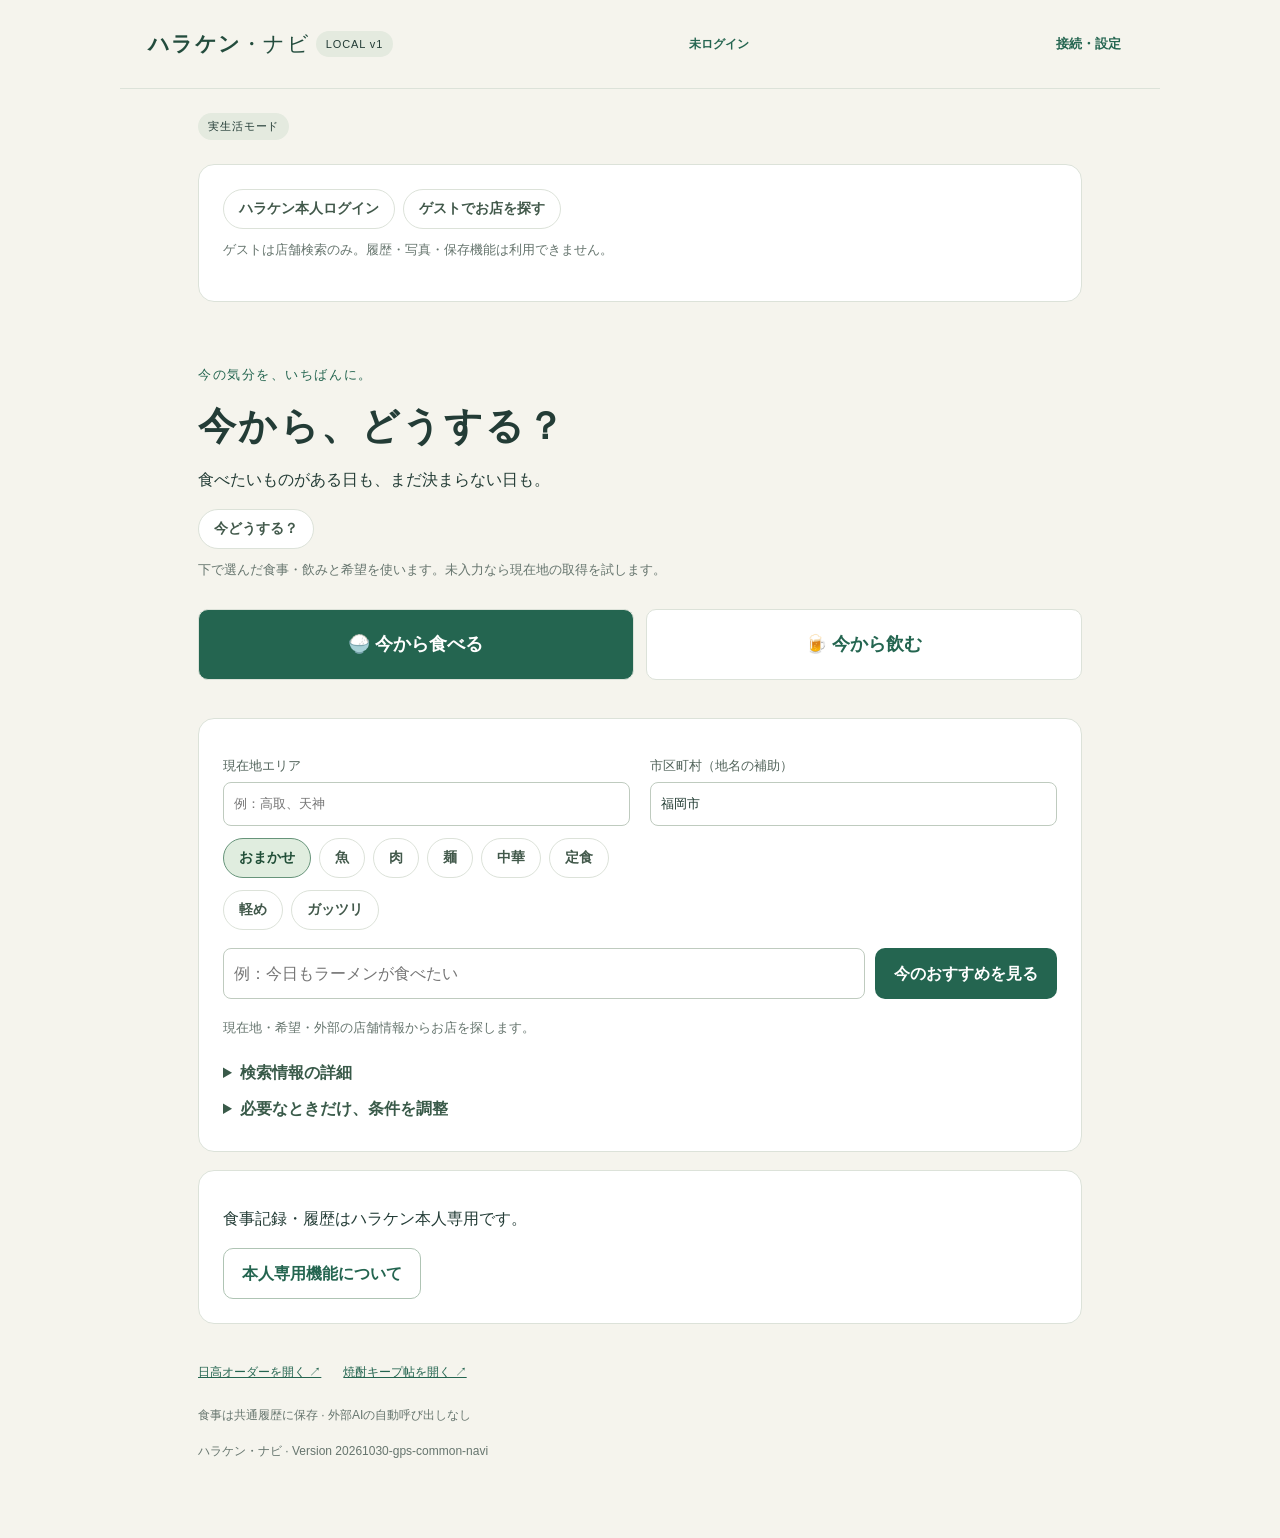
<file: index.html>
<!doctype html>
<html lang="ja" translate="no" class="notranslate"><head><meta charset="utf-8"><meta name="google" content="notranslate"><meta name="viewport" content="width=device-width, initial-scale=1"><link rel="manifest" href="./manifest.webmanifest?v=pwa-id-2" crossorigin="use-credentials"><meta name="theme-color" content="#276451"><title>ハラケン・ナビ</title><link rel="stylesheet" href="style.css?v=20261025-camera-gps"></head>
<body><header><a class="brand" href="#">ハラケン<span>・ナビ</span></a><span class="badge">LOCAL v1</span><button id="auth-badge" class="quiet" aria-label="ログイン状態">未ログイン</button><button id="settings-toggle" class="quiet">接続・設定</button></header>
<main><span id="test-banner" class="badge">実生活モード</span><div id="notice" role="status" aria-live="polite"></div>
<section id="settings" hidden><h2>接続・設定</h2><div id="clock" class="muted"></div><span id="location-status"></span><button id="locate" class="quiet" hidden>現在地を再取得</button><p>OTPログインはハラケン本人専用です。本人としてログインすると、既存アプリの履歴を参照できます。食事は共通履歴へ保存します。以前の端末記録も残ります。</p>
<form id="login-form"><label>メールアドレス<input id="email" type="email" autocomplete="username" required></label><button id="otp-send" type="submit">認証コードを送信</button></form><form id="otp-form" hidden><label>認証コード<input id="otp-code" type="text" inputmode="numeric" autocomplete="one-time-code" pattern="[0-9]{6,10}" maxlength="10" required></label><button id="otp-verify" type="submit">コードでログイン</button><button id="otp-resend" type="button" class="secondary">コードを再送</button><button id="otp-change" type="button" class="quiet">メールアドレスを変更</button></form><p class="muted">既存アプリと同じメールアドレスに認証コードを送ります。届いたコードを入力してください。ログイン状態はこのブラウザーに保持します。</p><p id="auth-message" role="status"></p><p id="auth-state">未ログイン</p><button id="refresh" class="secondary">履歴を再取得</button> <button id="logout" class="quiet">ログアウト</button><div id="connections"></div>
<label class="check"><input type="checkbox" id="test-mode">テストモード（実際の学習から除外）</label><p class="muted">テストモードでも指定エリアの店舗を探索します。記録は実際の学習から除外します。</p><button id="export" class="secondary">この端末の記録を書き出す</button>
</section>
<section id="entry-choice" aria-label="利用方法"><div class="chips"><button id="entry-login">ハラケン本人ログイン</button><button id="entry-guest" class="secondary">ゲストでお店を探す</button></div><p class="muted">ゲストは店舗検索のみ。履歴・写真・保存機能は利用できません。</p></section><section class="intro"><p class="eyebrow">今の気分を、いちばんに。</p><h1>今から、どうする？</h1><p>食べたいものがある日も、まだ決まらない日も。</p><div class="chips"><button id="now">今どうする？</button></div><p id="now-status" role="status" class="muted">下で選んだ食事・飲みと希望を使います。未入力なら現在地の取得を試します。</p><div class="modes"><button id="mode-eat" class="mode active" aria-pressed="true">🍚 今から食べる</button><button id="mode-drink" class="mode" aria-pressed="false">🍺 今から飲む</button></div></section>
<section class="controls"><div class="grid"><label>現在地エリア<input id="area" placeholder="例：高取、天神" maxlength="80"></label><label>市区町村（地名の補助）<input id="region" value="福岡市" maxlength="80"></label></div><div id="categories" class="chips" aria-label="食べたいもの"></div><div id="portions" class="chips" aria-label="食事量" style="margin-top:12px"></div><label for="desire" class="sr">具体的な気分</label><div class="desire-row"><input id="desire" placeholder="例：今日もラーメンが食べたい" maxlength="160"><button id="recommend">今のおすすめを見る</button></div>
<p id="search-explanation" class="muted">現在地・希望・外部の店舗情報からお店を探します。</p><div id="place-choice" hidden></div><details id="search-details"><summary>検索情報の詳細</summary><p id="discovery-status" role="status"></p><p class="muted">周辺店舗：<a href="https://www.openstreetmap.org/copyright" target="_blank" rel="noopener noreferrer">© OpenStreetMap contributors（ODbL）</a> · Powered by <a href="http://webservice.recruit.co.jp/" target="_blank" rel="noopener noreferrer">ホットペッパーグルメ Webサービス</a> · 地名検索：Nominatim。所在地だけを検索先に送信します。登録情報のない店舗・料理もあります。</p></details><details id="conditions"><summary>必要なときだけ、条件を調整</summary><div class="grid">
<label>予算（円）<input id="budget" type="number" min="0" step="100" placeholder="指定なし"></label><label>使える時間（分）<input id="minutes" type="number" min="1" placeholder="指定なし"></label><label>移動<select id="transport"><option value="walk">徒歩</option><option value="car">車・交通機関</option></select></label>
<label>今日の状況<select id="occasion"><option value="normal">いつも通り</option><option value="work">仕事・予定の前</option><option value="holiday">休日・余裕あり</option></select></label><label>天気<select id="weather"><option value="unknown">未確認</option><option value="fine">晴れ・移動しやすい</option><option value="bad">雨・移動しづらい</option></select></label><label>人数<input id="companions" type="number" min="1" max="20" value="1"></label><label>帰宅・戻る時刻<input id="returnBy" type="time"></label>
</div><div id="drink-conditions" hidden class="grid"><label>一人でも外出したい度<select id="soloWish"><option value="1">低い</option><option value="3" selected>普通</option><option value="5">高い</option></select></label><label>誰かとなら外出したい度<select id="socialWish"><option value="1">低い</option><option value="3" selected>普通</option><option value="5">高い</option></select></label><label>何軒目？<select id="round"><option value="1">一軒目</option><option value="2">二軒目</option></select></label><label>翌日の予定<input id="tomorrow" placeholder="例：朝から仕事" maxlength="100"></label></div><p class="muted">変更後は入力済みの条件を保ったまま、候補を再計算します。</p></details></section>
<section id="selected-panel" hidden aria-live="polite"><h2 id="selected-title">この店に決めました</h2><p id="selected-name"></p><p id="selected-detail" class="muted"></p><div class="chips"><a id="selected-hidaka-order" hidden target="_blank" rel="noopener noreferrer">今日の注文を見る</a><button id="selected-go">このまま行く・食後に記録</button><button id="selected-full" class="secondary">満席だった</button><button id="selected-closed" class="secondary">休みだった</button><button id="selected-change" class="secondary">気が変わった</button><button id="selected-other" class="secondary">別の店へ行った</button></div></section><section id="results" hidden aria-live="polite"><div class="section-title"><h2>今なら、この選択</h2><span id="mode-label" class="badge"></span></div><p id="recalculation-status" role="status"></p><p id="result-note" class="muted"></p><details id="other-candidates" open><summary>他の候補を見る</summary><div id="candidate-list"></div><div id="fallback"></div><details id="action-options" hidden><summary>別の食べ方・今は決めない</summary><div id="action-list"></div></details></details><div id="queue-panel" hidden><p id="queue-store"></p><label>待ち組数（任意）<input id="queue-count" type="number" min="0" max="999" step="1"></label><button id="queue-save">満席・行列を記録</button><button id="queue-cancel" class="quiet">キャンセル</button></div><div id="directions" class="chips" aria-label="おすすめを調整"></div><div class="result-actions"><button id="reject" class="secondary">どれもピンと来ない</button><button id="consult" class="quiet">ChatGPTで相談</button></div><div id="reconsider" hidden><p>少し条件を変える？ まだ決めなくても大丈夫。</p><div id="alternatives" class="chips"></div></div><div id="consultation" hidden><label>相談用メモ（必要な部分だけコピー）<textarea id="consult-text" rows="7" readonly></textarea></label><a href="https://chatgpt.com/" target="_blank" rel="noopener noreferrer">ChatGPTを開く ↗</a></div></section>
<section><details><summary>食事を記録・履歴</summary><p class="muted" id="selection-status">推薦以外のお店・行動も記録できます。</p><form id="record-form"><div class="grid"><label>実際に行った店・行動<input id="actual-store" required maxlength="120" placeholder="お店、家でまったり、など"></label><label>料理・内容<input id="actual-dish" required maxlength="160"></label><label>金額（円）<input id="actual-amount" type="number" min="0" step="1" required></label><label>記録の種類<select id="actual-kind"><option value="store">お店・自宅の食事</option><option value="action">食事以外の行動（端末のみ）</option></select></label><label>満足度<select id="actual-rating" required><option value="">選ぶ</option><option value="1">1 いまひとつ</option><option value="2">2 少し残念</option><option value="3">3 ふつう</option><option value="4">4 よかった</option><option value="5">5 とてもよかった</option></select></label></div><label>店舗を変更した理由（任意）<select id="change-reason-type"><option value="">選択しない</option></select></label><label>変更理由・感想（任意）<input id="change-reason" maxlength="300" placeholder="例：満席だったので、魚が食べられる別の店へ"></label><button type="submit">この端末に記録する</button></form><div id="record-list"></div></details></section>
<section><details><summary>候補のお店を追加・情報を補う</summary><p class="muted">知らない地域では、お店を追加して比較できます。確認できていない項目は空欄のままにします。</p><form id="candidate-form"><div class="grid"><label>店名<input id="new-name" required maxlength="120"></label><label>料理<input id="new-dish" required maxlength="160"></label><label>対象<select id="new-mode"><option value="eat">食事</option><option value="drink">飲み</option><option value="both">両方</option></select></label><label>ジャンル・特徴<input id="new-tags" placeholder="魚 寿司 定食" maxlength="120"></label><label>予算の目安（円）<input id="new-price" type="number" min="0" step="1"></label><label>片道の所要時間（分）<input id="new-travel" type="number" min="0" step="1"></label><label>エリア<input id="new-area" maxlength="80"></label><label>公式サイト・情報源URL<input id="new-url" type="url" placeholder="https://..."></label><label>営業時間メモ<input id="new-hours" maxlength="200"></label><label>当日の営業確認<select id="new-status"><option value="unknown">未確認</option><option value="open">本日の営業を確認</option><option value="closed">本日の休業を確認</option></select></label><label>基本定休日<select id="new-closed"><option value="">不明</option><option value="none">定休なしと確認</option><option value="0">日曜</option><option value="1">月曜</option><option value="2">火曜</option><option value="3">水曜</option><option value="4">木曜</option><option value="5">金曜</option><option value="6">土曜</option></select></label></div><button type="submit">候補を保存</button></form></details></section>
<section id="member-prompt"><p>食事記録・履歴はハラケン本人専用です。</p><button id="member-login" class="secondary">本人専用機能について</button></section><section id="history-context"><details><summary>判断に使う履歴</summary><p>記録の空白は「食べていない」「栄養不足」を意味しません。</p><div id="food-context">ログインすると、直近3食・7食と嗜好情報を参照できます。</div></details></section>
<footer><a id="hidaka-link" target="_blank" rel="noopener noreferrer">日高オーダーを開く ↗</a><a id="shochu-link" target="_blank" rel="noopener noreferrer">焼酎キープ帖を開く ↗</a><p>食事は共通履歴に保存 · 外部AIの自動呼び出しなし</p><p class="navi-release-version">ハラケン・ナビ · Version 20261030-gps-common-navi</p></footer></main><script type="module" src="main.js?v=20261030-gps-common-navi"></script></body></html>
</file>
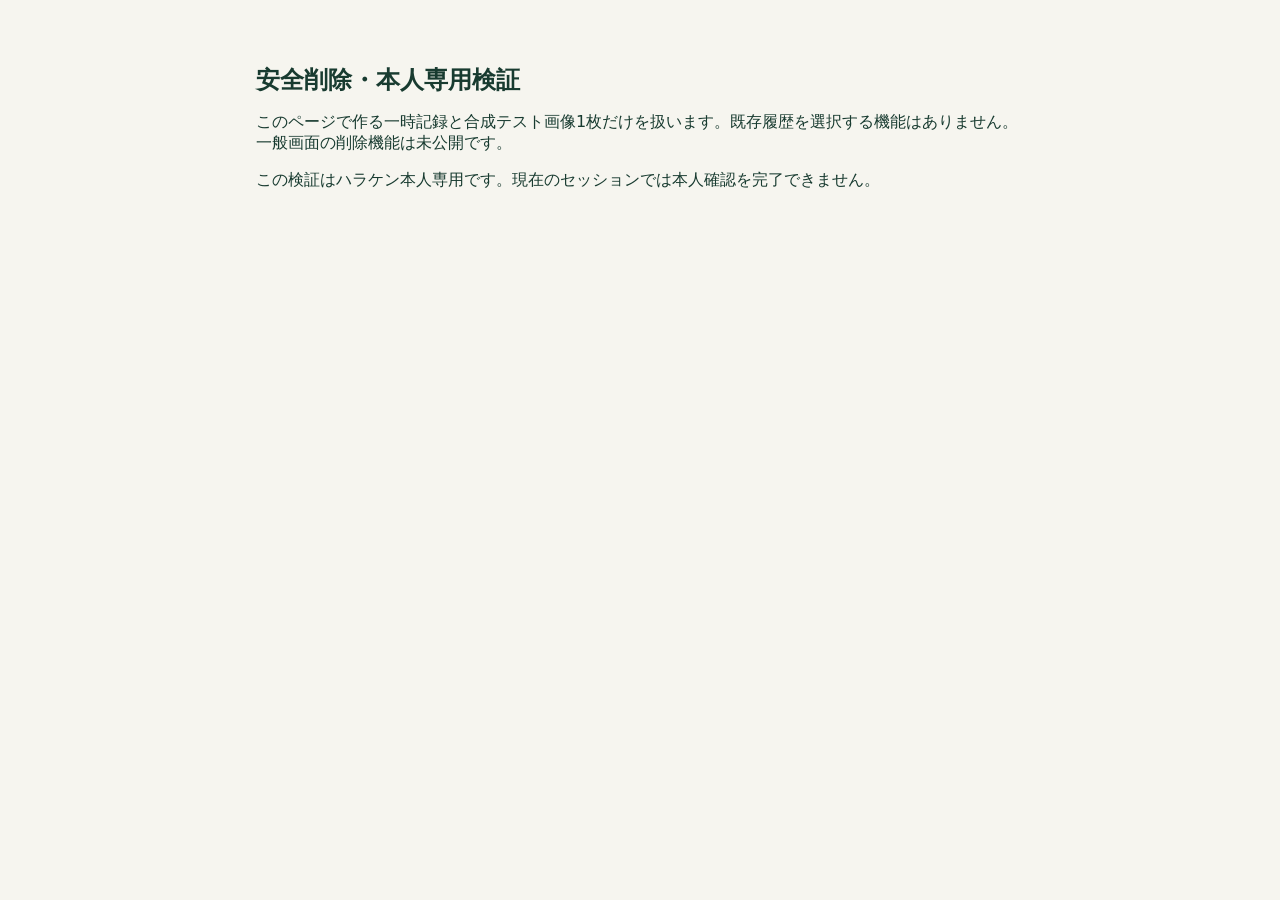
<file: internal-delete-test/index.html>
<!doctype html><html lang="ja"><head><meta charset="utf-8"><meta name="viewport" content="width=device-width,initial-scale=1"><meta name="robots" content="noindex,nofollow"><meta name="referrer" content="no-referrer"><meta http-equiv="Content-Security-Policy" content="default-src 'none'; script-src 'self'; style-src 'self'; connect-src 'self' https://vflxbadvyilfjoypnhtx.supabase.co; img-src 'self' data:; base-uri 'none'; form-action 'none'; object-src 'none'"><title>安全削除・本人専用検証</title><link rel="stylesheet" href="./test.css"></head><body><main><h1>安全削除・本人専用検証</h1><p>このページで作る一時記録と合成テスト画像1枚だけを扱います。既存履歴を選択する機能はありません。一般画面の削除機能は未公開です。</p><p id="auth" role="status">本人セッションを確認中…</p><section id="controls" hidden><p>同じブラウザのログイン状態を使用します。テスト記録は学習対象外です。途中で閉じても同じページから対象を再確認できます。</p><button id="create" disabled>一時記録＋テスト画像を作成</button><button id="inspect" disabled>対象と整合性を再確認</button><button id="remove" disabled>この一時記録だけ削除／再試行</button><h2>検証対象</h2><pre id="target">未作成</pre><h2>確認結果</h2><pre id="result" role="status"></pre><p>ジョブ完了は専用Edgeの対象IDに対する応答で確認します。他データ比較は本人の食事・写真DB行および原画Storage一覧の照合であり、他ユーザーの内容は取得しません。</p></section></main><script type="module" src="./page.js"></script></body></html>
</file>
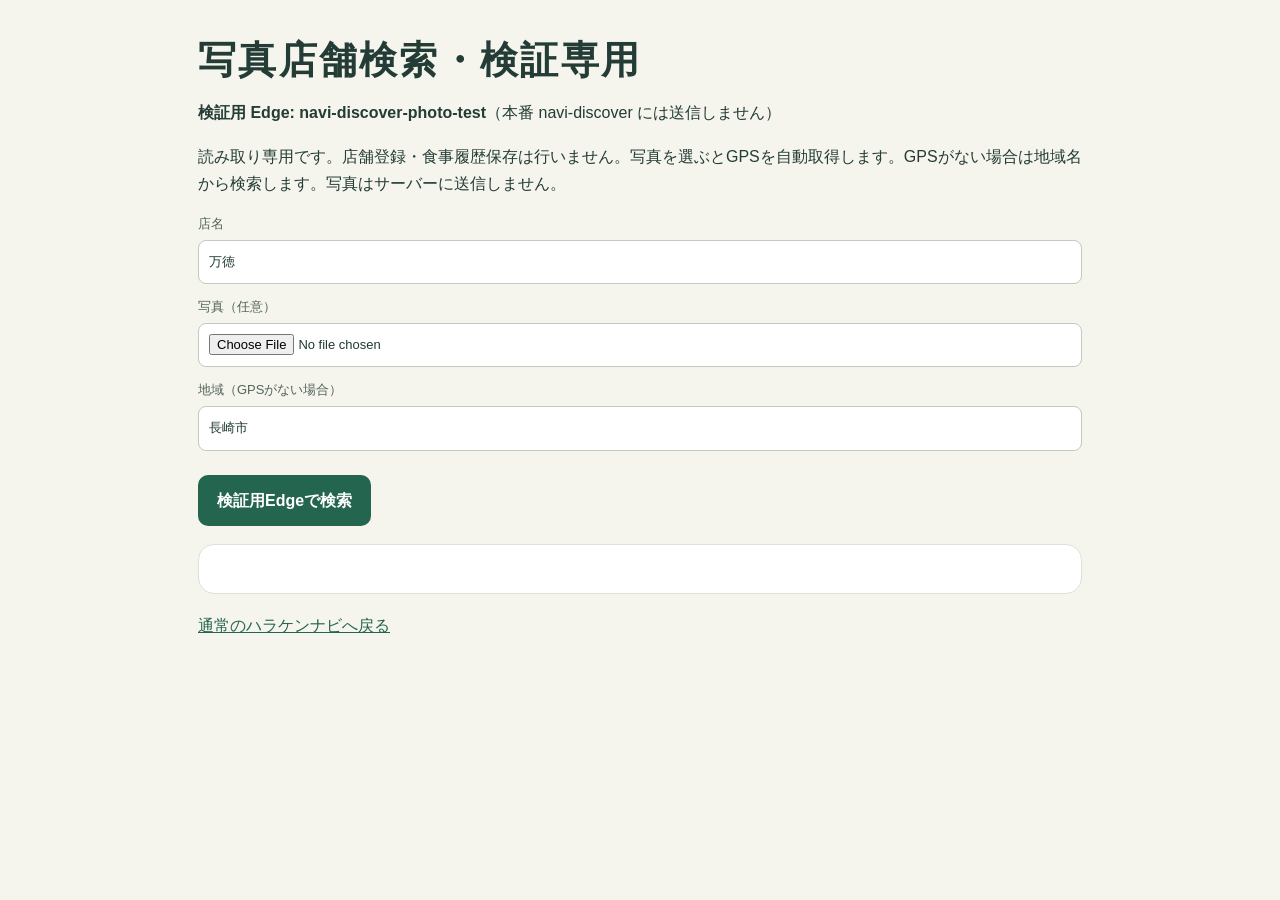
<file: photo-store-test.html>
<!doctype html>
<html lang="ja"><head><meta charset="utf-8"><meta name="viewport" content="width=device-width,initial-scale=1"><title>写真店舗検索・検証専用</title><link rel="stylesheet" href="./style.css"><meta name="robots" content="noindex,nofollow"></head>
<body><main><h1>写真店舗検索・検証専用</h1><p><strong>検証用 Edge: navi-discover-photo-test</strong>（本番 navi-discover には送信しません）</p><p>読み取り専用です。店舗登録・食事履歴保存は行いません。写真を選ぶとGPSを自動取得します。GPSがない場合は地域名から検索します。写真はサーバーに送信しません。</p>
<form id="test-search"><label>店名<input name="name" value="万徳" maxlength="60" required></label><label>写真（任意）<input name="photo" type="file" accept="image/jpeg,image/png,image/webp"></label><label>地域（GPSがない場合）<input name="region" value="長崎市" maxlength="80" required></label><button type="submit">検証用Edgeで検索</button></form>
<p id="status" role="status"></p><section id="diagnostic" aria-live="polite"></section><pre id="results" style="white-space:pre-wrap;overflow-wrap:anywhere"></pre><p><a href="./index.html">通常のハラケンナビへ戻る</a></p></main><script type="module">
const PROJECT='https://vflxbadvyilfjoypnhtx.supabase.co';
const SESSION_KEY='haraken-navi-supabase-session-v1';
async function loadPublicConfig(){const r=await fetch('./public-config.json',{cache:'no-store'});if(!r.ok)throw Error('公開設定を読み込めません');const c=await r.json();if(c.url!==PROJECT)throw Error('接続先不一致');return c;}
async function fresh(){const s=JSON.parse(localStorage.getItem(SESSION_KEY)||'null');if(!s?.access_token||!s?.user?.id)throw Error('通常画面で本人ログインしてください');if(s.expires_at<=Date.now()/1000+60)throw Error('通常画面でログインを更新してください');return s;}
async function verifyNaviOwner(session){const r=await fetch(PROJECT+'/functions/v1/navi-discover?mode=owner-check',{headers:{Authorization:'Bearer '+session.access_token},cache:'no-store'});if(!r.ok)throw Error('本人確認に失敗しました');const data=await r.json();if(data.ok!==true||data.authenticated!==true)throw Error('本人確認に失敗しました');}
import {inspectGps} from './importer/gps-diagnostics.js';
const form=document.querySelector('#test-search'),status=document.querySelector('#status'),output=document.querySelector('#results'),diagnostic=document.querySelector('#diagnostic');
const normalize=s=>String(s||'').normalize('NFKC').toLowerCase().replace(/[\\p{P}\\p{S}\\s]/gu,'');
function distanceMeters(a,b){const rad=x=>x*Math.PI/180,dlat=rad(b.latitude-a.latitude),dlng=rad(b.longitude-a.longitude),h=Math.sin(dlat/2)**2+Math.cos(rad(a.latitude))*Math.cos(rad(b.latitude))*Math.sin(dlng/2)**2;return 12742000*Math.asin(Math.sqrt(h));}
form.addEventListener('submit',async event=>{
 event.preventDefault();output.textContent='';diagnostic.textContent='';status.textContent='検証用Edgeへ問い合わせ中…';
 const data=new FormData(form),hint=String(data.get('name')||'').trim(),region=String(data.get('region')||'').trim(),photo=data.get('photo');
 if(!hint||!region){status.textContent='店名と地域を確認してください。';return;}
 const button=form.querySelector('button');button.disabled=true;
 try{
  let point=null,locationSource='地域の中心（概算）';
  if(photo instanceof File&&photo.size){const inspected=await inspectGps(photo);point=inspected.gps;if(point)locationSource='写真GPS';}
  if(!point){const geo=new URL('https://nominatim.openstreetmap.org/search');geo.searchParams.set('q',region+', 日本');geo.searchParams.set('format','json');geo.searchParams.set('limit','1');const gr=await fetch(geo,{headers:{Accept:'application/json'},signal:AbortSignal.timeout(12000)});if(!gr.ok)throw Error('地域を特定できません');const places=await gr.json();if(!places.length)throw Error('地域が見つかりません。市区町村名を確認してください');point={latitude:Number(places[0].lat),longitude:Number(places[0].lon)};}
  const {latitude,longitude}=point;
  const config=await loadPublicConfig();
  const session=await fresh();
  await verifyNaviOwner(session);
  const url=new URL(config.url+'/functions/v1/navi-discover-photo-test');
  for(const [key,value] of Object.entries({mode:'discover',latitude,longitude,direction:'near',hint,photoStoreLookup:'1'}))url.searchParams.set(key,String(value));
  const response=await fetch(url,{method:'GET',headers:{Authorization:'Bearer '+session.access_token},cache:'no-store',signal:AbortSignal.timeout(30000)});
  if(!response.ok)throw Error('検証用Edge HTTP '+response.status);
  const result=await response.json();
  if((await fresh()).user.id!==session.user.id)throw Error('ログイン状態が変わりました');
  const rows=(Array.isArray(result.candidates)?result.candidates:[]).filter(c=>c&&typeof c.name==='string').map(c=>({name:c.name,address:c.address||c.hotpepper?.address||'',latitude:c.latitude,longitude:c.longitude}));
  const exact=rows.filter(c=>normalize(c.name)===normalize(hint));const partial=rows.filter(c=>normalize(c.name).includes(normalize(hint))||normalize(hint).includes(normalize(c.name)));
  const title=document.createElement('h2');title.textContent='店名照合結果';diagnostic.append(title);
  const summary=document.createElement('p');summary.textContent='完全一致 '+exact.length+' 件／部分一致 '+partial.length+' 件／全候補 '+rows.length+' 件';diagnostic.append(summary);
  const match=document.createElement('pre');match.style.whiteSpace='pre-wrap';match.textContent=partial.length?partial.map(c=>c.name+'（写真・地域基準から約'+Math.round(distanceMeters(point,c))+'m） '+c.address).join('\\n'):'一致候補なし。APIの店舗ID直接照会は未実施のため、掲載有無は未確定です。';diagnostic.append(match);
  const idUrl=new URL(config.url+'/functions/v1/navi-discover-photo-test');
  for(const [k,v] of Object.entries({mode:'photo-id-check',id:'J000113208',latitude,longitude}))idUrl.searchParams.set(k,String(v));
  const idInfo=document.createElement('p');diagnostic.append(idInfo);
  try { const idResponse=await fetch(idUrl,{headers:{Authorization:'Bearer '+session.access_token},signal:AbortSignal.timeout(12000)});if(!idResponse.ok)throw Error('HTTP '+idResponse.status);const d=await idResponse.json();idInfo.textContent=d.found?('ID直接照会: '+d.name+' / 距離 '+d.distance_m+'m / 3km以内 '+d.within_3km):'ID直接照会: 店舗なし'; }catch(e){idInfo.textContent='ID直接照会失敗: '+e.message;}
  const nomUrl=new URL(PROJECT+'/functions/v1/navi-discover-photo-test');
  nomUrl.searchParams.set('mode','photo-nominatim-check');
  const nomInfo=document.createElement('p');diagnostic.append(nomInfo);
  try {
    const nr=await fetch(nomUrl,{headers:{Authorization:'Bearer '+session.access_token},cache:'no-store'});
    if(!nr.ok)throw Error('HTTP '+nr.status);
    const nd=await nr.json();
    nomInfo.textContent='Nominatim照会: '+nd.count+'件'+(nd.results.length?' / '+nd.results.map(x=>x.name).join(' | '):' / 該当なし');
  }catch(e){nomInfo.textContent='Nominatim照会失敗: '+e.message;}
  status.textContent='検証用Edge応答。候補 '+rows.length+' 件／位置の基準：'+locationSource+'（店舗登録・保存なし）';
  output.textContent=JSON.stringify({location_source:locationSource,notice:locationSource==='写真GPS'?'写真位置から検索':'地域中心から最大3kmの検索です。地域内全店の検索ではありません',radius_m:result.radius_m,search_radii:result.search_radii,search_terms:result.search_terms,partial:result.partial,candidates:rows},null,2);
 }catch(error){status.textContent='検索できませんでした：'+error.message+'。通常画面で本人ログイン済みか確認してください。';}
 finally{button.disabled=false;}
});

</script></body></html>
</file>
<file: style.css>
:root{font-family:"Yu Gothic UI","Meiryo",sans-serif;color:#233c36;background:#f5f4ed;font-size:16px;line-height:1.7;--green:#246550;--muted:#66756e;--line:#dce2d9}*{box-sizing:border-box}body{margin:0}header{max-width:1040px;margin:auto;display:flex;align-items:center;gap:14px;padding:22px 28px;border-bottom:1px solid var(--line)}.brand{color:#234c3d;font-size:21px;font-weight:800;text-decoration:none;letter-spacing:.06em}.brand span{font-weight:500}header button{margin-left:auto}.badge{font-size:11px;letter-spacing:.08em;background:#e4eadf;border-radius:99px;padding:4px 10px;white-space:nowrap}main{max-width:940px;margin:auto;padding:22px 28px 40px}.muted,.statusbar{font-size:13px;color:var(--muted)}.statusbar{display:flex;gap:12px;flex-wrap:wrap;align-items:center}.intro{padding:34px 0 20px;background:transparent;border:0}.eyebrow{color:var(--green);font-size:13px;letter-spacing:.12em}h1{font-size:38px;letter-spacing:.06em;line-height:1.3;margin:14px 0}h2{font-size:21px;margin:0 0 14px}p{margin:10px 0 16px}button,input,select,textarea{font:inherit}button{cursor:pointer;background:var(--green);color:white;border:1px solid transparent;border-radius:10px;padding:11px 18px;font-weight:600;min-height:44px}button:hover{filter:brightness(.94)}button:disabled{opacity:.55;cursor:wait}button.secondary{background:white;color:var(--green);border-color:#afc4b4}button.quiet{background:transparent;color:var(--green);font-size:13px;padding:6px 10px}button:focus-visible,a:focus-visible,summary:focus-visible{outline:3px solid #d49535;outline-offset:3px}.modes{display:grid;grid-template-columns:1fr 1fr;gap:12px;margin-top:28px}.mode{padding:19px;background:#fff;color:var(--green);border-color:var(--line);font-size:18px}.mode.active{background:var(--green);color:#fff}.chips{display:flex;flex-wrap:wrap;gap:8px}.chips button{font-size:14px;background:#fff;border:1px solid var(--line);color:#42594b;border-radius:99px;min-height:40px;padding:6px 15px}.chips button.active{background:#e0eddf;border-color:#67947a;color:#204e37}section{background:#fff;border:1px solid var(--line);border-radius:16px;padding:24px;margin:18px 0}input,select,textarea{width:100%;border:1px solid #bfcbbf;border-radius:8px;padding:10px;background:#fff;color:#203a31;min-height:44px}input:focus,select:focus,textarea:focus{outline:2px solid #67947a;outline-offset:1px}label{display:block;font-size:13px;color:#52645b;margin:12px 0}label input,label select,label textarea{display:block;margin-top:5px}.desire-row{display:flex;gap:10px;margin:18px 0}.desire-row input{flex:1;min-width:0}.desire-row button{white-space:nowrap}summary{cursor:pointer;font-weight:600;color:#395a49;min-height:36px;padding:4px 0}.grid{display:grid;grid-template-columns:repeat(2,minmax(0,1fr));gap:0 20px}.check{display:flex;align-items:center;gap:10px}.check input{width:18px;min-height:18px;margin:0}.section-title{display:flex;align-items:center;justify-content:space-between;gap:12px}.candidate{border:1px solid var(--line);border-radius:12px;padding:18px;margin-top:12px}.candidate.first{background:#f1f6ed;border:2px solid #72987a;padding:24px}.candidate h3{font-size:20px;margin:8px 0}.candidate.first h3{font-size:28px}.rank{font-size:12px;font-weight:700;letter-spacing:.1em;color:#4a7656}.meta{display:flex;gap:10px;flex-wrap:wrap;font-size:13px;color:#586c5c}.card-actions{display:flex;flex-wrap:wrap;gap:6px;margin-top:15px}.card-actions button{font-size:12px;padding:7px 10px;min-height:38px}.reason{color:#365d40}.fallback{margin-top:18px;padding:18px;border-left:4px solid #c39b57;background:#fbf7ee;border-radius:8px}.result-actions{display:flex;gap:10px;flex-wrap:wrap;margin-top:22px}#notice:not(:empty){padding:12px 16px;background:#fff5d9;border:1px solid #e5ca86;border-radius:10px;margin-top:14px;font-size:14px}#reconsider{margin-top:20px;padding-top:12px;border-top:1px solid var(--line)}.record{padding:15px 0;border-bottom:1px solid var(--line);font-size:14px}.pill{display:inline-block;font-size:11px;padding:2px 7px;background:#eef0e9;border-radius:4px;margin-right:6px}footer{padding:20px 0;color:var(--muted);font-size:12px}footer a{display:inline-block;margin:0 22px 12px 0}a{color:var(--green)}.sr{position:absolute;width:1px;height:1px;overflow:hidden;clip:rect(0,0,0,0)}[hidden]{display:none!important}#connections p{font-size:12px;margin:6px 0}#consultation{margin-top:15px}.context-row{font-size:13px;border-bottom:1px solid var(--line);padding:8px 0}details[open]>summary{margin-bottom:14px}form button{margin-top:12px}@media(max-width:600px){header{padding:16px}.brand{font-size:18px}header .badge{display:none}main{padding:16px}.intro{padding-top:22px}h1{font-size:30px}.intro>p{font-size:14px}.mode{font-size:16px;padding:15px 5px}section{padding:18px;border-radius:12px}.desire-row{flex-direction:column}.grid{gap:0 12px}.candidate.first{padding:18px}.candidate.first h3{font-size:25px}.section-title{align-items:flex-start}.section-title h2{font-size:19px}.statusbar{gap:4px 9px}}
/* Compare three compact cards on desktop; details stay local to each card. */
#candidate-list,#action-list{display:grid;grid-template-columns:repeat(3,minmax(0,1fr));gap:12px;align-items:start}
.candidate,.candidate.first{padding:14px;margin-top:0;min-width:0}
.candidate h3,.candidate.first h3{font-size:20px;line-height:1.4;margin:6px 0;overflow-wrap:anywhere}
.candidate .reason{font-size:14px;line-height:1.6;margin:10px 0}
.candidate .meta{display:grid;gap:2px;margin-top:6px}
.candidate>button{font-size:14px;padding:8px 14px}
.candidate-details{margin-top:8px}.candidate-details summary{font-size:14px}
.candidate-details .detail-close{display:none}.candidate-details[open]>summary .detail-close{display:inline}.candidate-details[open]>summary .detail-open{display:none}
#action-options{margin-top:18px}.candidate-details p{overflow-wrap:anywhere}
@media(max-width:700px){#candidate-list,#action-list{grid-template-columns:1fr}.candidate,.candidate.first{padding:16px}.candidate .meta{display:flex}.candidate h3,.candidate.first h3{font-size:21px}}

.store-facts{display:grid;grid-template-columns:auto minmax(0,1fr);gap:6px 10px;font-size:14px}.store-facts dt{font-weight:600}.store-facts dd{margin:0;overflow-wrap:anywhere}#other-candidates>summary{margin-bottom:12px}

.store-facts dd{white-space:pre-line}#selected-hidaka-order:not([hidden]){display:inline-block;padding:12px 18px;border:1px solid #286450;border-radius:24px;color:#286450}

#notice:empty, #test-banner:empty {display:none}
#test-banner {display:inline-block;margin:0 0 .4rem}
#meal-edit-dialog {max-width:32rem;width:calc(100% - 3rem);border:1px solid #ccc;border-radius:16px;padding:1.25rem}
#meal-edit-dialog::backdrop {background:rgba(0,0,0,.35)}

header{flex-wrap:wrap;gap:6px}#auth-badge{font-size:12px;white-space:nowrap;padding:6px 8px;min-height:32px}#entry-choice .chips{flex-wrap:wrap}@media(max-width:400px){header{gap:4px}.brand{font-size:16px}#settings-toggle{font-size:12px;padding:6px}#auth-badge{font-size:11px}}

/* Photo store confirmation: mobile cards, no horizontal overflow. */
.store-link-dialog{box-sizing:border-box;width:calc(100% - 24px);max-width:520px;max-height:90dvh;overflow:auto;border:1px solid #ccc;border-radius:16px;padding:16px}.store-link-dialog input{box-sizing:border-box;width:100%;min-width:0}.store-link-dialog button{max-width:100%;min-height:44px;white-space:normal;overflow-wrap:anywhere}.store-link-card{display:flex;flex-direction:column;gap:6px;padding:12px 0;border-bottom:1px solid #ddd;min-width:0}.store-link-card button{text-align:left;width:100%;margin:0;font-size:16px}.store-link-address{font-size:14px;overflow-wrap:anywhere}.store-link-distance{font-size:14px;color:#456}.store-link-dialog::backdrop{background:rgba(0,0,0,.35)}

.meal-photo-card{padding:8px 0;border-bottom:1px solid #ddd;overflow-wrap:anywhere}.meal-photo-card p{margin:4px 0}.meal-photo-card details{font-size:13px}.meal-photo-card .chips{gap:6px}
/* Camera-first photo inputs; handlers and file constraints are unchanged. */
.meal-photo-inputs{display:flex;flex-direction:column;gap:10px;width:100%;max-width:560px;margin:12px 0}.meal-photo-inputs button{width:100%;margin:0;min-height:54px;padding:12px 16px;display:flex;justify-content:center;align-items:center;text-align:center;white-space:normal;line-height:1.4}.meal-photo-inputs #meal-camera-open{background:var(--green);color:#fff;border:1px solid var(--green);font-weight:700}.meal-photo-inputs #meal-files-open{background:#fff;color:var(--green);border:1px solid var(--green);min-height:48px}.meal-photo-inputs button:focus-visible{outline:3px solid #aa6500;outline-offset:3px}.meal-photo-inputs input[hidden]{display:none}
</file>
<file: internal-delete-test/test.css>
body{font-family:system-ui,sans-serif;background:#f6f5ef;color:#183b30;margin:0}main{max-width:48rem;margin:2rem auto;padding:1rem}button{padding:.8rem;margin:.4rem;border:1px solid #285c4c;border-radius:.5rem;background:white;color:#183b30;font:inherit}button:disabled{opacity:.5}pre{white-space:pre-wrap;overflow-wrap:anywhere;background:white;padding:1rem}h1{font-size:1.5rem}[hidden]{display:none!important}
</file>
